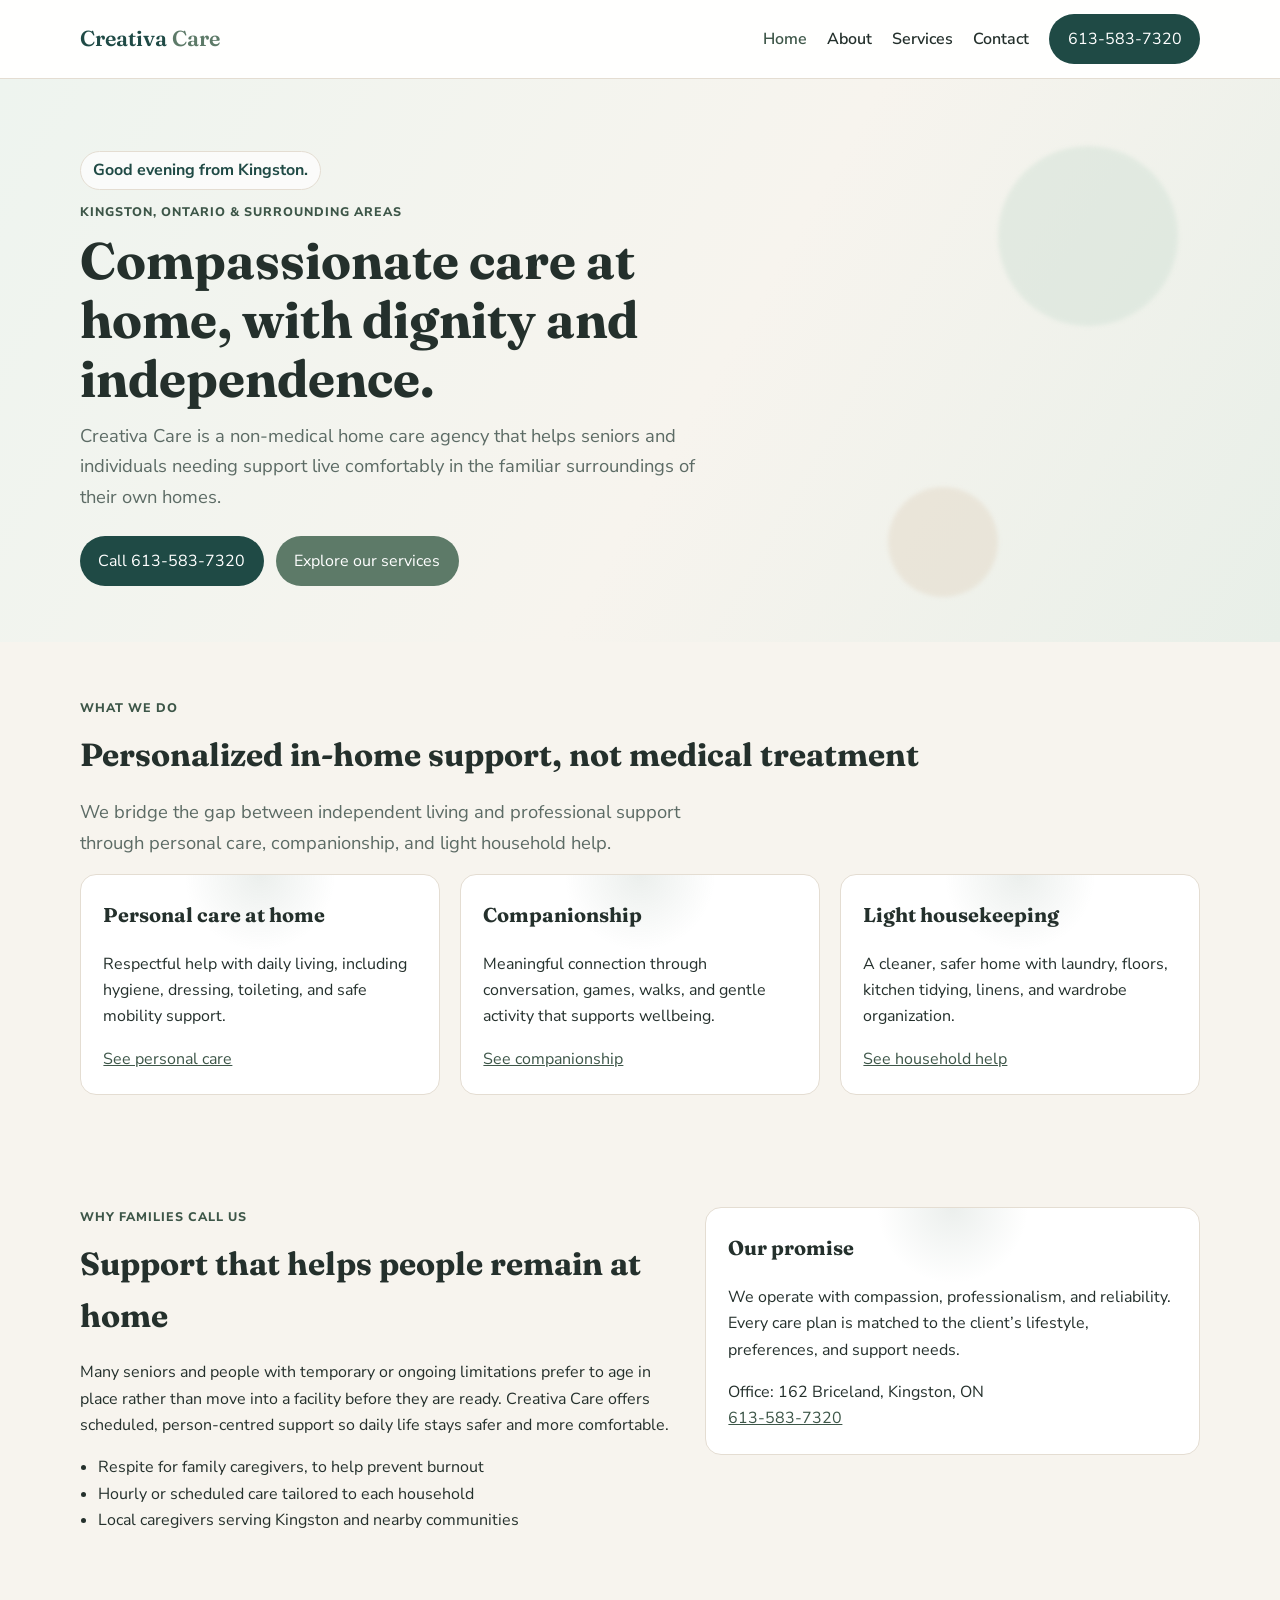
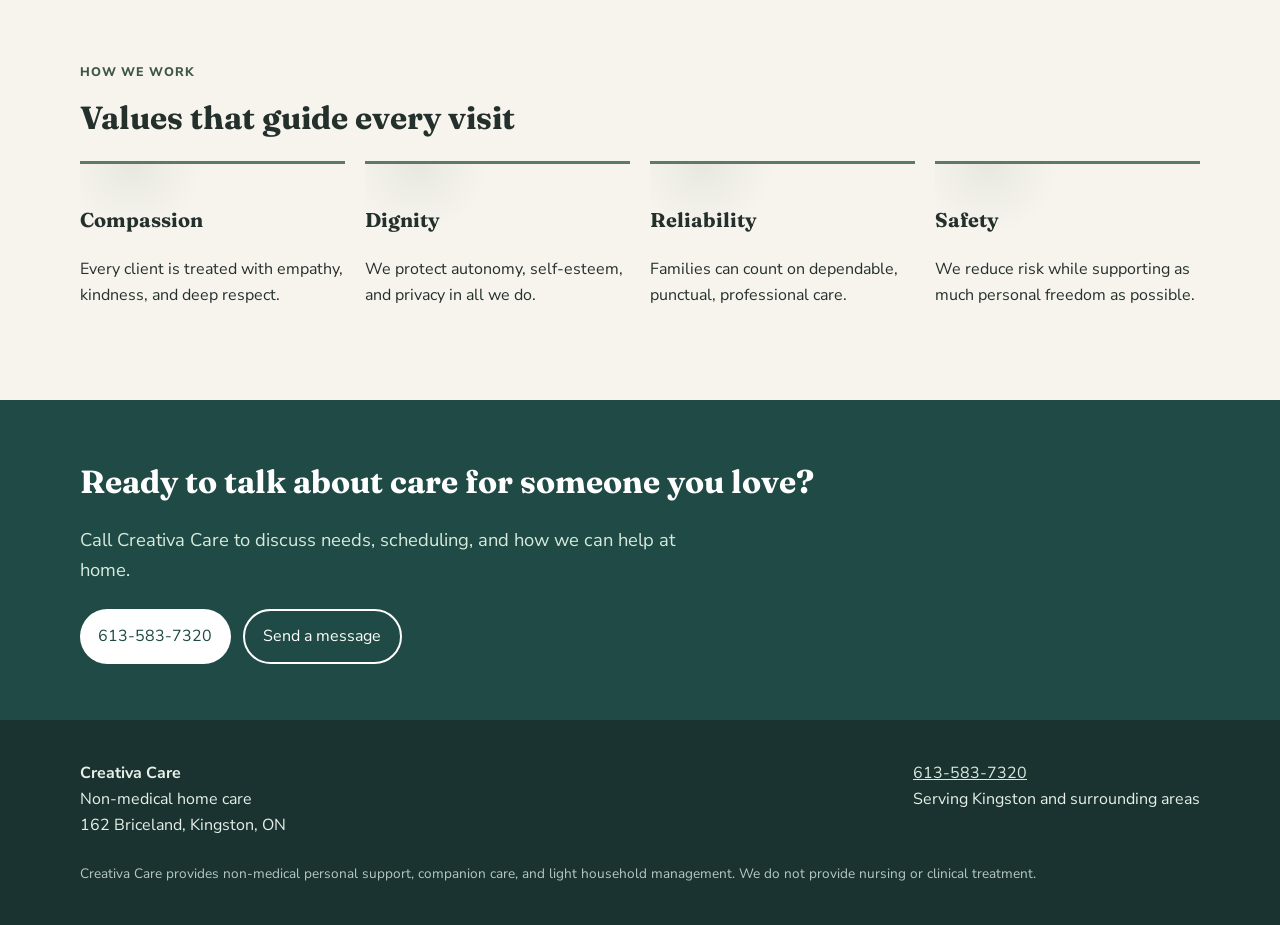
<file: index.html>
<!DOCTYPE html>
<html lang="en">
<head>
  <meta charset="UTF-8">
  <meta name="viewport" content="width=device-width, initial-scale=1">
  <title>Creativa Care | Non-Medical Home Care in Kingston, ON</title>
  <meta name="description" content="Creativa Care provides compassionate, non-medical home care, companionship, and light housekeeping for seniors in Kingston, Ontario and surrounding areas.">
  <link rel="preconnect" href="https://fonts.googleapis.com">
  <link rel="preconnect" href="https://fonts.gstatic.com" crossorigin>
  <link href="https://fonts.googleapis.com/css2?family=Fraunces:opsz,wght@9..144,500;9..144,650&family=Nunito+Sans:wght@400;600;700;800&display=swap" rel="stylesheet">
  <link rel="stylesheet" href="styles.css">
</head>
<body>
  <a class="skip" href="#main">Skip to content</a>
  <header>
    <div class="wrap nav">
      <a class="logo" href="index.html">Creativa <span>Care</span></a>
      <button class="menu-toggle" type="button" aria-expanded="false" aria-controls="site-nav" aria-label="Open menu">
        <span></span><span></span><span></span>
      </button>
      <div class="nav-panel" id="site-nav">
        <nav aria-label="Primary">
          <ul>
            <li><a href="index.html" aria-current="page">Home</a></li>
            <li><a href="about.html">About</a></li>
            <li><a href="services.html">Services</a></li>
            <li><a href="contact.html">Contact</a></li>
          </ul>
        </nav>
        <a class="btn nav-call" href="tel:+16135837320">613-583-7320</a>
      </div>
    </div>
  </header>

  <main id="main">
    <section class="hero">
      <span class="blob b1" aria-hidden="true"></span>
      <span class="blob b2" aria-hidden="true"></span>
      <div class="wrap">
        <p class="greeting" data-greeting>Welcome from Kingston.</p>
        <p class="kicker">Kingston, Ontario &amp; surrounding areas</p>
        <h1>Compassionate care at home, with dignity and independence.</h1>
        <p class="lede">Creativa Care is a non-medical home care agency that helps seniors and individuals needing support live comfortably in the familiar surroundings of their own homes.</p>
        <div class="hero-actions">
          <a class="btn" href="tel:+16135837320">Call 613-583-7320</a>
          <a class="btn secondary" href="services.html">Explore our services</a>
        </div>
      </div>
    </section>

    <section>
      <div class="wrap">
        <p class="kicker">What we do</p>
        <h2>Personalized in-home support, not medical treatment</h2>
        <p class="lede">We bridge the gap between independent living and professional support through personal care, companionship, and light household help.</p>
        <div class="grid cards">
          <article class="card reveal">
            <h3>Personal care at home</h3>
            <p>Respectful help with daily living, including hygiene, dressing, toileting, and safe mobility support.</p>
            <a href="services.html#personal-care">See personal care</a>
          </article>
          <article class="card reveal">
            <h3>Companionship</h3>
            <p>Meaningful connection through conversation, games, walks, and gentle activity that supports wellbeing.</p>
            <a href="services.html#companionship">See companionship</a>
          </article>
          <article class="card reveal">
            <h3>Light housekeeping</h3>
            <p>A cleaner, safer home with laundry, floors, kitchen tidying, linens, and wardrobe organization.</p>
            <a href="services.html#housekeeping">See household help</a>
          </article>
        </div>
      </div>
    </section>

    <section>
      <div class="wrap grid split">
        <div>
          <p class="kicker">Why families call us</p>
          <h2>Support that helps people remain at home</h2>
          <p>Many seniors and people with temporary or ongoing limitations prefer to age in place rather than move into a facility before they are ready. Creativa Care offers scheduled, person-centred support so daily life stays safer and more comfortable.</p>
          <ul class="plain">
            <li>Respite for family caregivers, to help prevent burnout</li>
            <li>Hourly or scheduled care tailored to each household</li>
            <li>Local caregivers serving Kingston and nearby communities</li>
          </ul>
        </div>
        <div class="card">
          <h3>Our promise</h3>
          <p>We operate with compassion, professionalism, and reliability. Every care plan is matched to the client’s lifestyle, preferences, and support needs.</p>
          <p>Office: 162 Briceland, Kingston, ON<br>
            <a href="tel:+16135837320">613-583-7320</a></p>
        </div>
      </div>
    </section>

    <section>
      <div class="wrap">
        <p class="kicker">How we work</p>
        <h2>Values that guide every visit</h2>
        <div class="grid values">
          <div class="value reveal">
            <h3>Compassion</h3>
            <p>Every client is treated with empathy, kindness, and deep respect.</p>
          </div>
          <div class="value reveal">
            <h3>Dignity</h3>
            <p>We protect autonomy, self-esteem, and privacy in all we do.</p>
          </div>
          <div class="value reveal">
            <h3>Reliability</h3>
            <p>Families can count on dependable, punctual, professional care.</p>
          </div>
          <div class="value reveal">
            <h3>Safety</h3>
            <p>We reduce risk while supporting as much personal freedom as possible.</p>
          </div>
        </div>
      </div>
    </section>

    <section class="cta-band">
      <div class="wrap">
        <h2>Ready to talk about care for someone you love?</h2>
        <p class="lede">Call Creativa Care to discuss needs, scheduling, and how we can help at home.</p>
        <div class="hero-actions">
          <a class="btn" href="tel:+16135837320">613-583-7320</a>
          <a class="btn ghost" href="contact.html">Send a message</a>
        </div>
      </div>
    </section>
  </main>

  <footer>
    <div class="wrap foot">
      <div>
        <strong>Creativa Care</strong><br>
        Non-medical home care<br>
        162 Briceland, Kingston, ON
      </div>
      <div>
        <a href="tel:+16135837320">613-583-7320</a><br>
        Serving Kingston and surrounding areas
      </div>
    </div>
    <div class="wrap fine-print">Creativa Care provides non-medical personal support, companion care, and light household management. We do not provide nursing or clinical treatment.</div>
  </footer>
  <a class="mobile-call" href="tel:+16135837320">Call now · 613-583-7320</a>
  <button class="to-top" type="button" aria-label="Back to top">↑</button>
  <script src="script.js"></script>
</body>
</html>
</file>
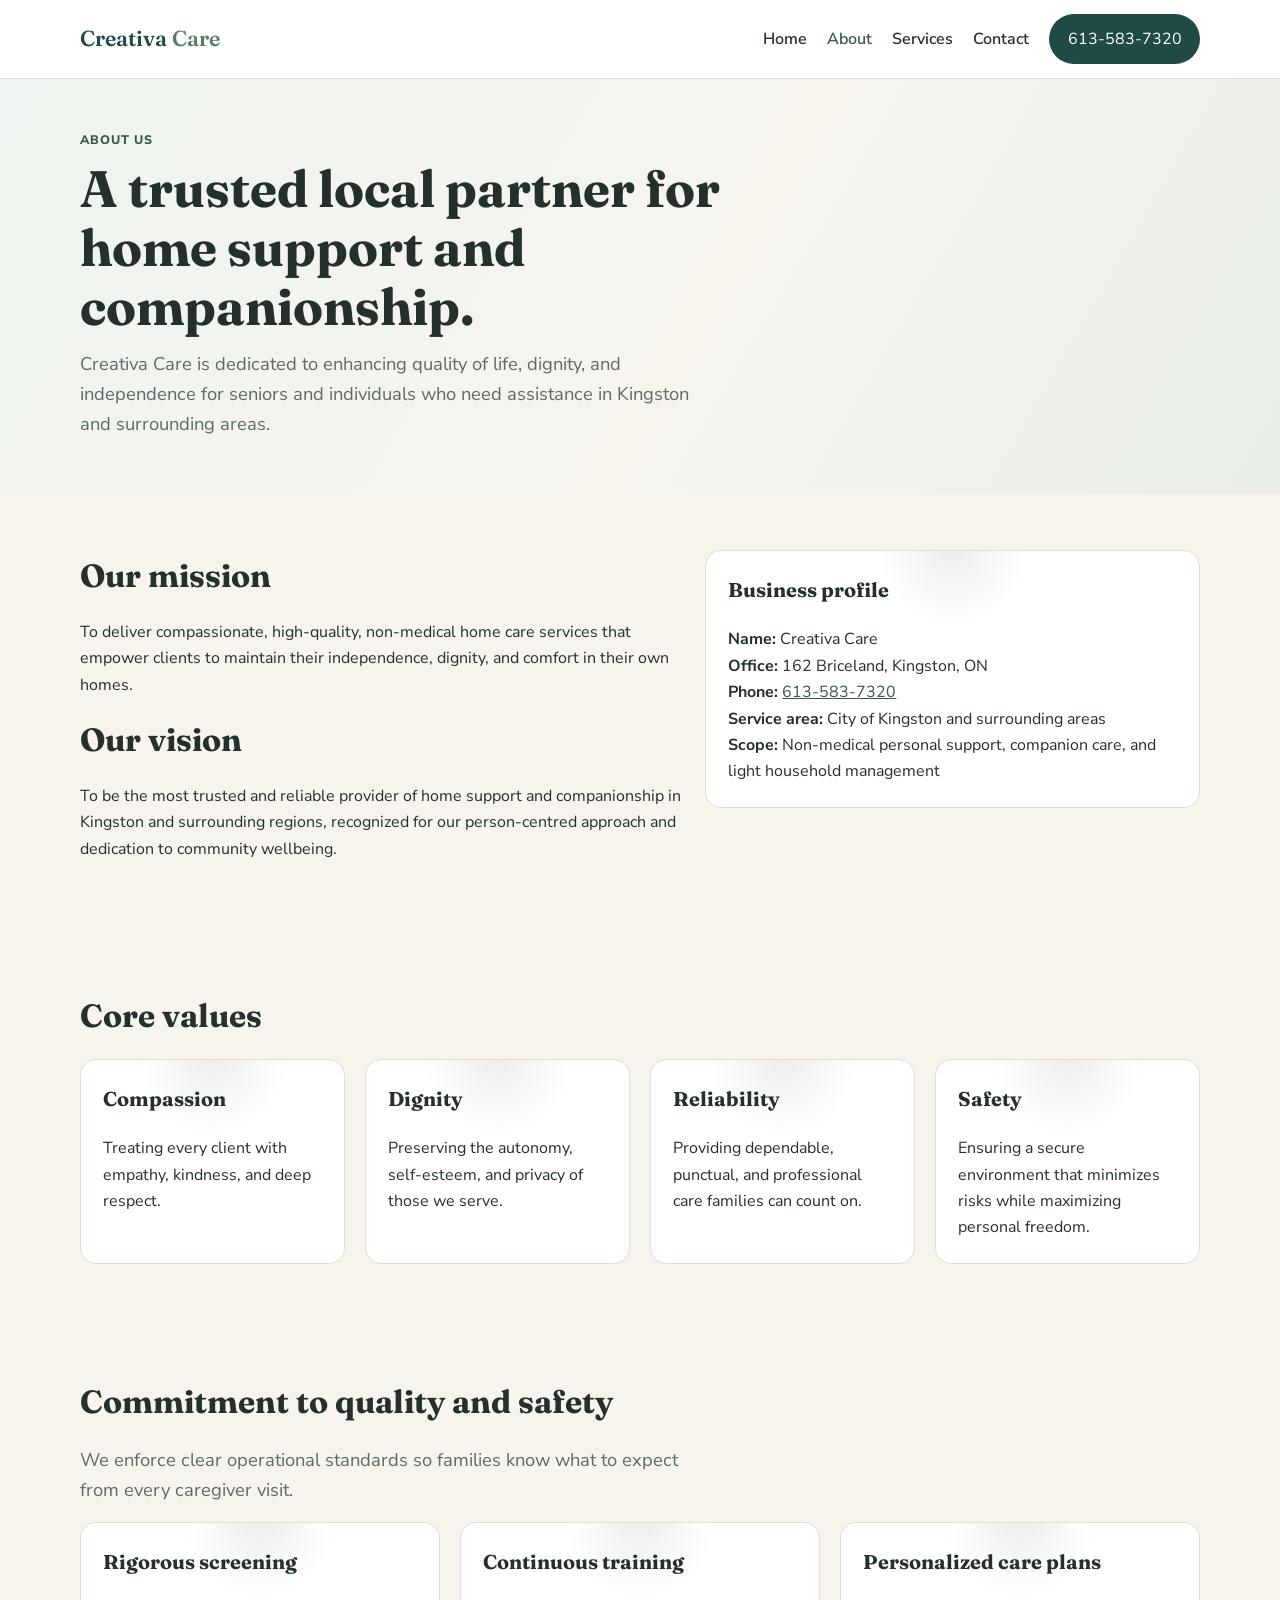
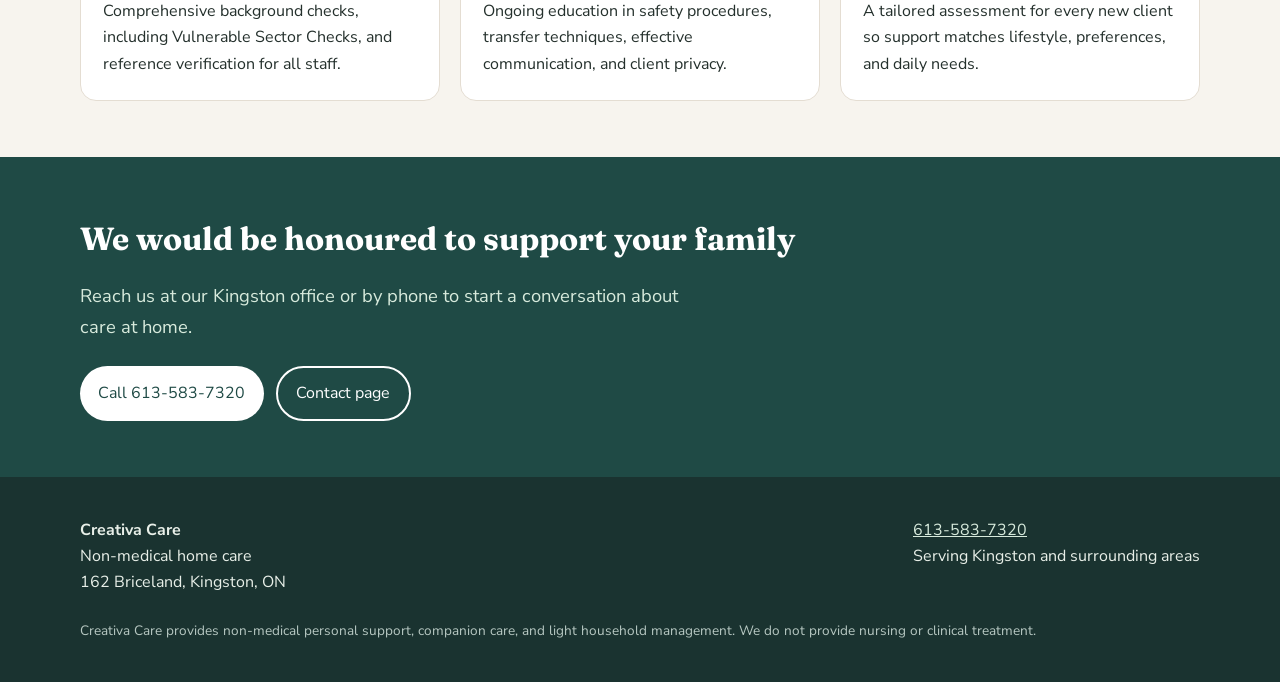
<file: about.html>
<!DOCTYPE html>
<html lang="en">
<head>
  <meta charset="UTF-8">
  <meta name="viewport" content="width=device-width, initial-scale=1">
  <title>About Us | Creativa Care</title>
  <meta name="description" content="Learn about Creativa Care’s mission, vision, values, and commitment to safe, person-centred non-medical home care in Kingston, Ontario.">
  <link rel="preconnect" href="https://fonts.googleapis.com">
  <link rel="preconnect" href="https://fonts.gstatic.com" crossorigin>
  <link href="https://fonts.googleapis.com/css2?family=Fraunces:opsz,wght@9..144,500;9..144,650&family=Nunito+Sans:wght@400;600;700;800&display=swap" rel="stylesheet">
  <link rel="stylesheet" href="styles.css">
</head>
<body>
  <a class="skip" href="#main">Skip to content</a>
  <header>
    <div class="wrap nav">
      <a class="logo" href="index.html">Creativa <span>Care</span></a>
      <button class="menu-toggle" type="button" aria-expanded="false" aria-controls="site-nav" aria-label="Open menu">
        <span></span><span></span><span></span>
      </button>
      <div class="nav-panel" id="site-nav">
        <nav aria-label="Primary">
          <ul>
            <li><a href="index.html">Home</a></li>
            <li><a href="about.html" aria-current="page">About</a></li>
            <li><a href="services.html">Services</a></li>
            <li><a href="contact.html">Contact</a></li>
          </ul>
        </nav>
        <a class="btn nav-call" href="tel:+16135837320">613-583-7320</a>
      </div>
    </div>
  </header>

  <main id="main">
    <section class="page-hero">
      <div class="wrap">
        <p class="kicker">About us</p>
        <h1>A trusted local partner for home support and companionship.</h1>
        <p class="lede">Creativa Care is dedicated to enhancing quality of life, dignity, and independence for seniors and individuals who need assistance in Kingston and surrounding areas.</p>
      </div>
    </section>

    <section>
      <div class="wrap grid split">
        <div>
          <h2>Our mission</h2>
          <p>To deliver compassionate, high-quality, non-medical home care services that empower clients to maintain their independence, dignity, and comfort in their own homes.</p>
          <h2>Our vision</h2>
          <p>To be the most trusted and reliable provider of home support and companionship in Kingston and surrounding regions, recognized for our person-centred approach and dedication to community wellbeing.</p>
        </div>
        <aside class="card">
          <h3>Business profile</h3>
          <p><strong>Name:</strong> Creativa Care<br>
            <strong>Office:</strong> 162 Briceland, Kingston, ON<br>
            <strong>Phone:</strong> <a href="tel:+16135837320">613-583-7320</a><br>
            <strong>Service area:</strong> City of Kingston and surrounding areas<br>
            <strong>Scope:</strong> Non-medical personal support, companion care, and light household management</p>
        </aside>
      </div>
    </section>

    <section>
      <div class="wrap">
        <h2>Core values</h2>
        <div class="grid cards">
          <article class="card reveal">
            <h3>Compassion</h3>
            <p>Treating every client with empathy, kindness, and deep respect.</p>
          </article>
          <article class="card reveal">
            <h3>Dignity</h3>
            <p>Preserving the autonomy, self-esteem, and privacy of those we serve.</p>
          </article>
          <article class="card reveal">
            <h3>Reliability</h3>
            <p>Providing dependable, punctual, and professional care families can count on.</p>
          </article>
          <article class="card reveal">
            <h3>Safety</h3>
            <p>Ensuring a secure environment that minimizes risks while maximizing personal freedom.</p>
          </article>
        </div>
      </div>
    </section>

    <section>
      <div class="wrap">
        <h2>Commitment to quality and safety</h2>
        <p class="lede">We enforce clear operational standards so families know what to expect from every caregiver visit.</p>
        <div class="grid cards">
          <article class="card reveal">
            <h3>Rigorous screening</h3>
            <p>Comprehensive background checks, including Vulnerable Sector Checks, and reference verification for all staff.</p>
          </article>
          <article class="card reveal">
            <h3>Continuous training</h3>
            <p>Ongoing education in safety procedures, transfer techniques, effective communication, and client privacy.</p>
          </article>
          <article class="card reveal">
            <h3>Personalized care plans</h3>
            <p>A tailored assessment for every new client so support matches lifestyle, preferences, and daily needs.</p>
          </article>
        </div>
      </div>
    </section>

    <section class="cta-band">
      <div class="wrap">
        <h2>We would be honoured to support your family</h2>
        <p class="lede">Reach us at our Kingston office or by phone to start a conversation about care at home.</p>
        <div class="hero-actions">
          <a class="btn" href="tel:+16135837320">Call 613-583-7320</a>
          <a class="btn ghost" href="contact.html">Contact page</a>
        </div>
      </div>
    </section>
  </main>

  <footer>
    <div class="wrap foot">
      <div>
        <strong>Creativa Care</strong><br>
        Non-medical home care<br>
        162 Briceland, Kingston, ON
      </div>
      <div>
        <a href="tel:+16135837320">613-583-7320</a><br>
        Serving Kingston and surrounding areas
      </div>
    </div>
    <div class="wrap fine-print">Creativa Care provides non-medical personal support, companion care, and light household management. We do not provide nursing or clinical treatment.</div>
  </footer>
  <a class="mobile-call" href="tel:+16135837320">Call now · 613-583-7320</a>
  <button class="to-top" type="button" aria-label="Back to top">↑</button>
  <script src="script.js"></script>
</body>
</html>
</file>
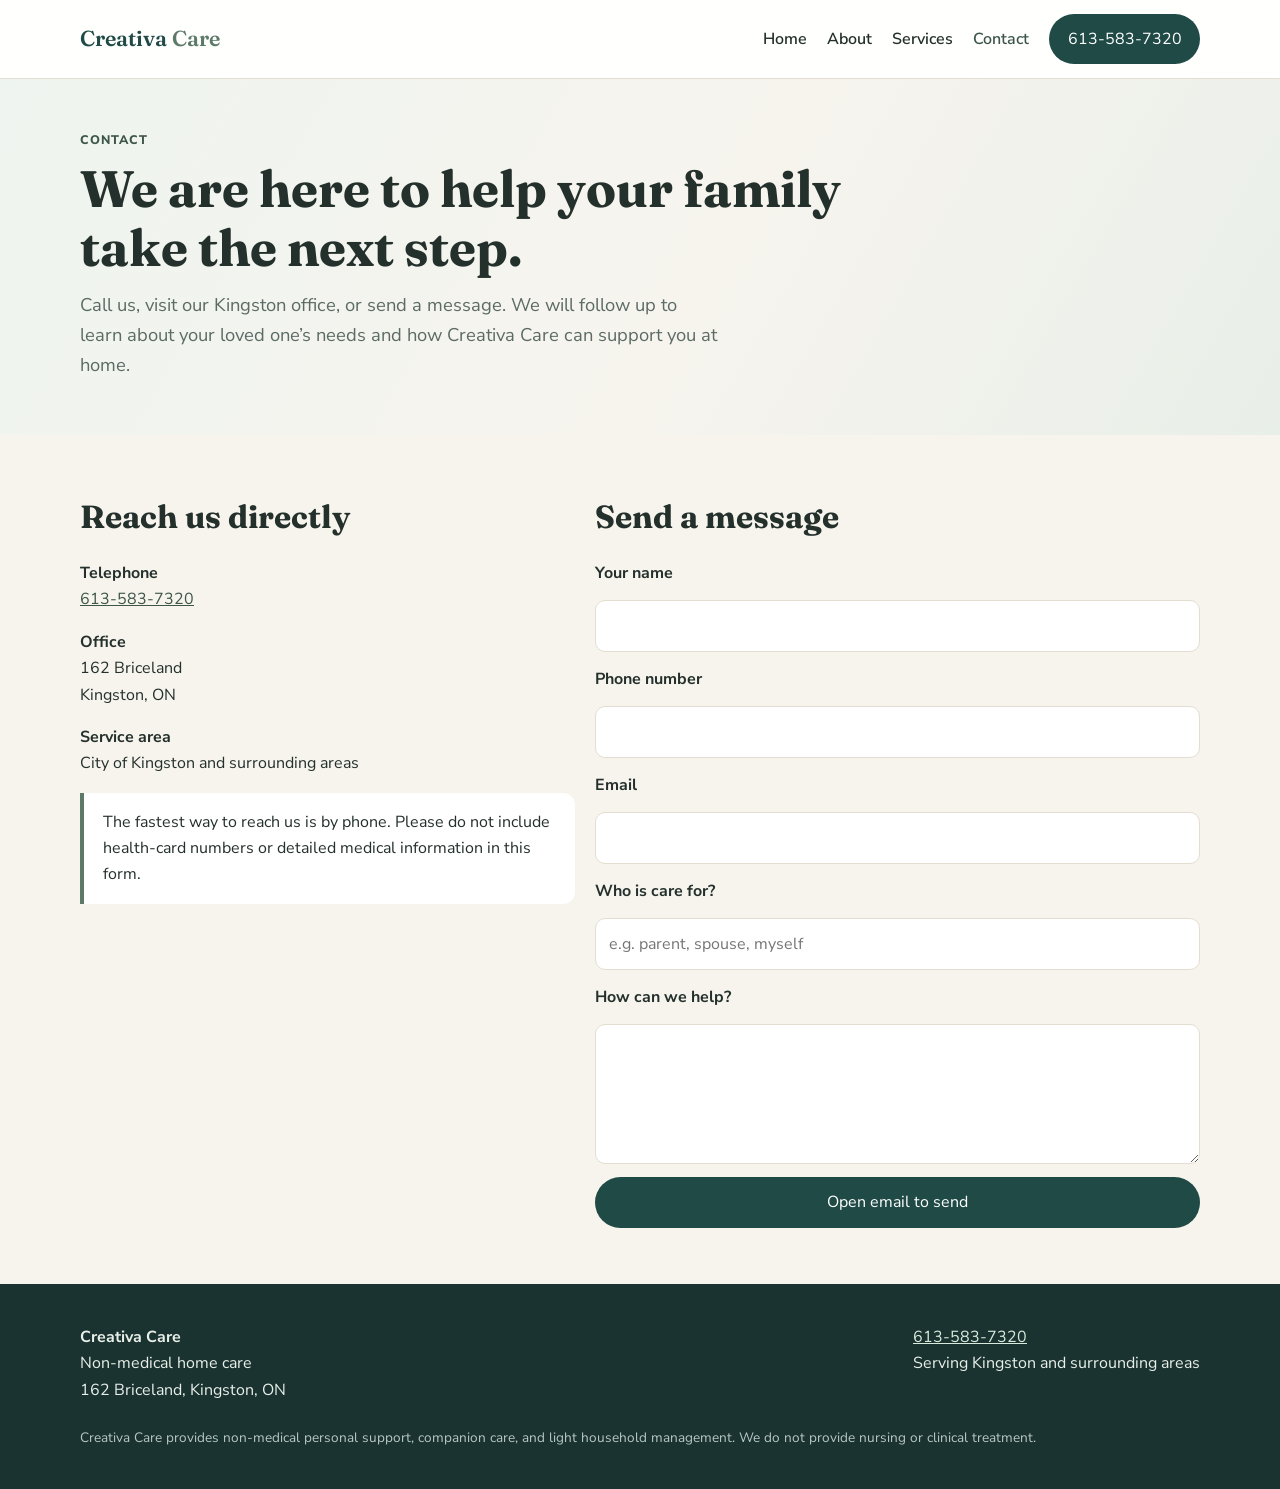
<file: contact.html>
<!DOCTYPE html>
<html lang="en">
<head>
  <meta charset="UTF-8">
  <meta name="viewport" content="width=device-width, initial-scale=1">
  <title>Contact | Creativa Care</title>
  <meta name="description" content="Contact Creativa Care in Kingston, ON. Call 613-583-7320 or send a message about non-medical home care for a loved one.">
  <link rel="preconnect" href="https://fonts.googleapis.com">
  <link rel="preconnect" href="https://fonts.gstatic.com" crossorigin>
  <link href="https://fonts.googleapis.com/css2?family=Fraunces:opsz,wght@9..144,500;9..144,650&family=Nunito+Sans:wght@400;600;700;800&display=swap" rel="stylesheet">
  <link rel="stylesheet" href="styles.css">
</head>
<body>
  <a class="skip" href="#main">Skip to content</a>
  <header>
    <div class="wrap nav">
      <a class="logo" href="index.html">Creativa <span>Care</span></a>
      <button class="menu-toggle" type="button" aria-expanded="false" aria-controls="site-nav" aria-label="Open menu">
        <span></span><span></span><span></span>
      </button>
      <div class="nav-panel" id="site-nav">
        <nav aria-label="Primary">
          <ul>
            <li><a href="index.html">Home</a></li>
            <li><a href="about.html">About</a></li>
            <li><a href="services.html">Services</a></li>
            <li><a href="contact.html" aria-current="page">Contact</a></li>
          </ul>
        </nav>
        <a class="btn nav-call" href="tel:+16135837320">613-583-7320</a>
      </div>
    </div>
  </header>

  <main id="main">
    <section class="page-hero">
      <div class="wrap">
        <p class="kicker">Contact</p>
        <h1>We are here to help your family take the next step.</h1>
        <p class="lede">Call us, visit our Kingston office, or send a message. We will follow up to learn about your loved one’s needs and how Creativa Care can support you at home.</p>
      </div>
    </section>

    <section>
      <div class="wrap grid contact-grid">
        <div>
          <h2>Reach us directly</h2>
          <ul class="contact-list">
            <li>
              <strong>Telephone</strong>
              <a href="tel:+16135837320">613-583-7320</a>
            </li>
            <li>
              <strong>Office</strong>
              162 Briceland<br>
              Kingston, ON
            </li>
            <li>
              <strong>Service area</strong>
              City of Kingston and surrounding areas
            </li>
          </ul>
          <p class="note">The fastest way to reach us is by phone. Please do not include health-card numbers or detailed medical information in this form.</p>
        </div>

        <div>
          <h2>Send a message</h2>
          <form id="contact-form" action="mailto:hello@creativacare.ca" method="get">
            <label for="name">Your name</label>
            <input id="name" name="name" type="text" autocomplete="name" required>

            <label for="phone">Phone number</label>
            <input id="phone" name="phone" type="tel" autocomplete="tel" required>

            <label for="email">Email</label>
            <input id="email" name="email" type="email" autocomplete="email">

            <label for="for-whom">Who is care for?</label>
            <input id="for-whom" name="for-whom" type="text" placeholder="e.g. parent, spouse, myself">

            <label for="message">How can we help?</label>
            <textarea id="message" name="message" required></textarea>

            <button class="btn" type="submit">Open email to send</button>
            <p class="form-status" id="form-status" hidden></p>
          </form>
        </div>
      </div>
    </section>
  </main>

  <footer>
    <div class="wrap foot">
      <div>
        <strong>Creativa Care</strong><br>
        Non-medical home care<br>
        162 Briceland, Kingston, ON
      </div>
      <div>
        <a href="tel:+16135837320">613-583-7320</a><br>
        Serving Kingston and surrounding areas
      </div>
    </div>
    <div class="wrap fine-print">Creativa Care provides non-medical personal support, companion care, and light household management. We do not provide nursing or clinical treatment.</div>
  </footer>
  <a class="mobile-call" href="tel:+16135837320">Call now · 613-583-7320</a>
  <button class="to-top" type="button" aria-label="Back to top">↑</button>
  <script src="script.js"></script>
</body>
</html>
</file>
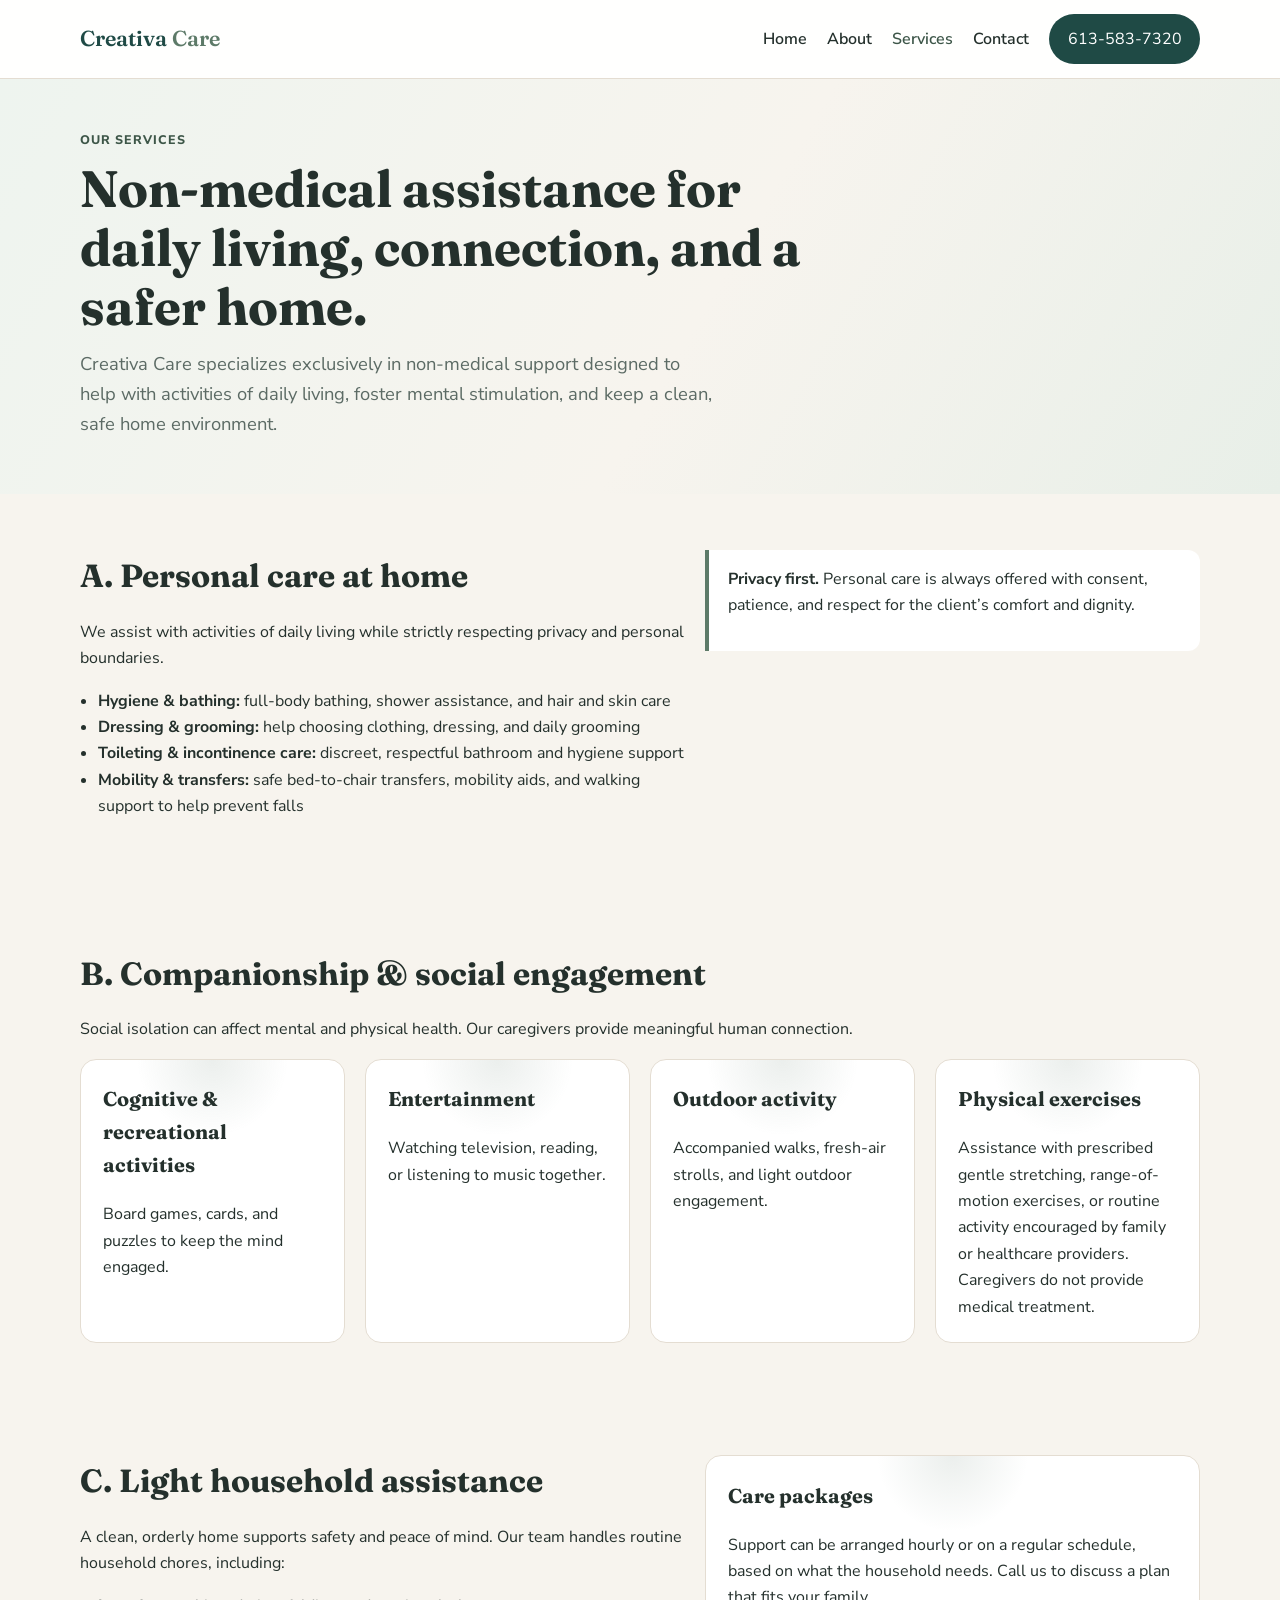
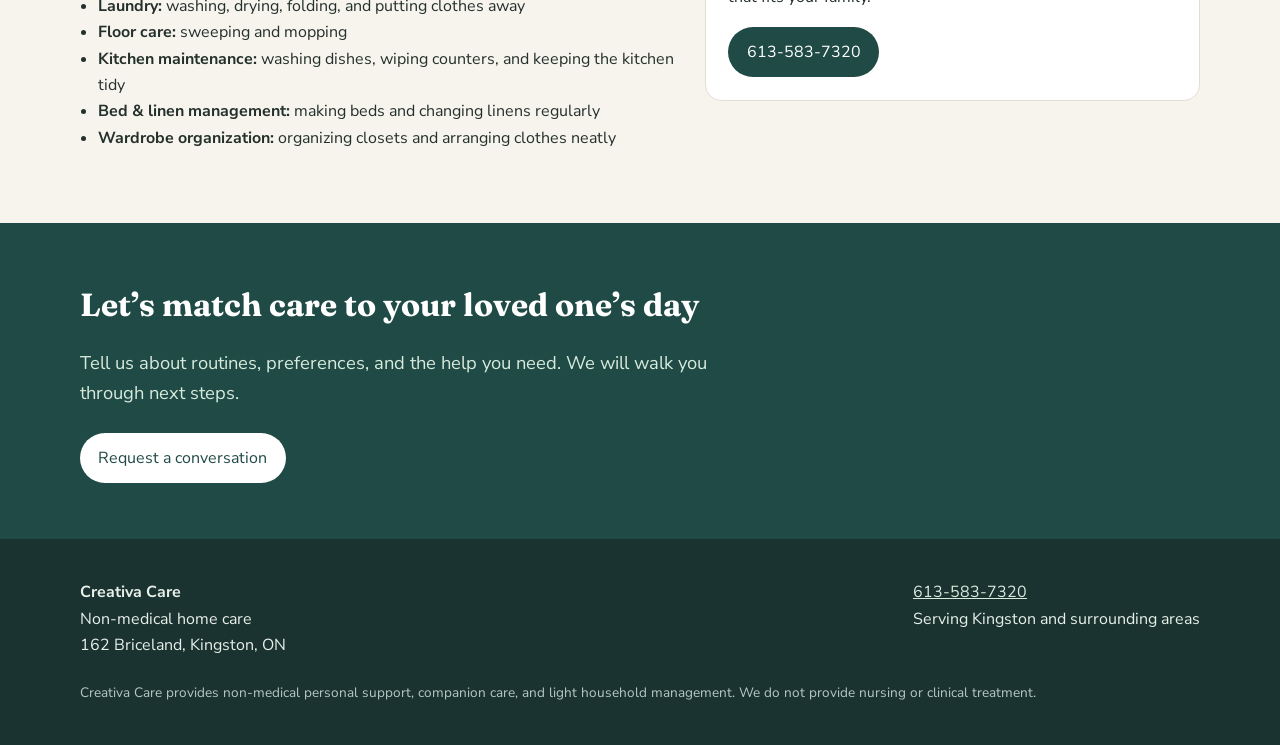
<file: services.html>
<!DOCTYPE html>
<html lang="en">
<head>
  <meta charset="UTF-8">
  <meta name="viewport" content="width=device-width, initial-scale=1">
  <title>Services | Creativa Care</title>
  <meta name="description" content="Personal care, companionship, and light housekeeping from Creativa Care in Kingston. Non-medical in-home support for daily living and independence.">
  <link rel="preconnect" href="https://fonts.googleapis.com">
  <link rel="preconnect" href="https://fonts.gstatic.com" crossorigin>
  <link href="https://fonts.googleapis.com/css2?family=Fraunces:opsz,wght@9..144,500;9..144,650&family=Nunito+Sans:wght@400;600;700;800&display=swap" rel="stylesheet">
  <link rel="stylesheet" href="styles.css">
</head>
<body>
  <a class="skip" href="#main">Skip to content</a>
  <header>
    <div class="wrap nav">
      <a class="logo" href="index.html">Creativa <span>Care</span></a>
      <button class="menu-toggle" type="button" aria-expanded="false" aria-controls="site-nav" aria-label="Open menu">
        <span></span><span></span><span></span>
      </button>
      <div class="nav-panel" id="site-nav">
        <nav aria-label="Primary">
          <ul>
            <li><a href="index.html">Home</a></li>
            <li><a href="about.html">About</a></li>
            <li><a href="services.html" aria-current="page">Services</a></li>
            <li><a href="contact.html">Contact</a></li>
          </ul>
        </nav>
        <a class="btn nav-call" href="tel:+16135837320">613-583-7320</a>
      </div>
    </div>
  </header>

  <main id="main">
    <section class="page-hero">
      <div class="wrap">
        <p class="kicker">Our services</p>
        <h1>Non-medical assistance for daily living, connection, and a safer home.</h1>
        <p class="lede">Creativa Care specializes exclusively in non-medical support designed to help with activities of daily living, foster mental stimulation, and keep a clean, safe home environment.</p>
      </div>
    </section>

    <section id="personal-care">
      <div class="wrap grid split">
        <div>
          <h2>A. Personal care at home</h2>
          <p>We assist with activities of daily living while strictly respecting privacy and personal boundaries.</p>
          <ul class="plain">
            <li><strong>Hygiene &amp; bathing:</strong> full-body bathing, shower assistance, and hair and skin care</li>
            <li><strong>Dressing &amp; grooming:</strong> help choosing clothing, dressing, and daily grooming</li>
            <li><strong>Toileting &amp; incontinence care:</strong> discreet, respectful bathroom and hygiene support</li>
            <li><strong>Mobility &amp; transfers:</strong> safe bed-to-chair transfers, mobility aids, and walking support to help prevent falls</li>
          </ul>
        </div>
        <div class="note">
          <p><strong>Privacy first.</strong> Personal care is always offered with consent, patience, and respect for the client’s comfort and dignity.</p>
        </div>
      </div>
    </section>

    <section id="companionship">
      <div class="wrap">
        <h2>B. Companionship &amp; social engagement</h2>
        <p>Social isolation can affect mental and physical health. Our caregivers provide meaningful human connection.</p>
        <div class="grid cards">
          <article class="card reveal">
            <h3>Cognitive &amp; recreational activities</h3>
            <p>Board games, cards, and puzzles to keep the mind engaged.</p>
          </article>
          <article class="card reveal">
            <h3>Entertainment</h3>
            <p>Watching television, reading, or listening to music together.</p>
          </article>
          <article class="card reveal">
            <h3>Outdoor activity</h3>
            <p>Accompanied walks, fresh-air strolls, and light outdoor engagement.</p>
          </article>
          <article class="card reveal">
            <h3>Physical exercises</h3>
            <p>Assistance with prescribed gentle stretching, range-of-motion exercises, or routine activity encouraged by family or healthcare providers. Caregivers do not provide medical treatment.</p>
          </article>
        </div>
      </div>
    </section>

    <section id="housekeeping">
      <div class="wrap grid split">
        <div>
          <h2>C. Light household assistance</h2>
          <p>A clean, orderly home supports safety and peace of mind. Our team handles routine household chores, including:</p>
          <ul class="plain">
            <li><strong>Laundry:</strong> washing, drying, folding, and putting clothes away</li>
            <li><strong>Floor care:</strong> sweeping and mopping</li>
            <li><strong>Kitchen maintenance:</strong> washing dishes, wiping counters, and keeping the kitchen tidy</li>
            <li><strong>Bed &amp; linen management:</strong> making beds and changing linens regularly</li>
            <li><strong>Wardrobe organization:</strong> organizing closets and arranging clothes neatly</li>
          </ul>
        </div>
        <div class="card">
          <h3>Care packages</h3>
          <p>Support can be arranged hourly or on a regular schedule, based on what the household needs. Call us to discuss a plan that fits your family.</p>
          <a class="btn" href="tel:+16135837320">613-583-7320</a>
        </div>
      </div>
    </section>

    <section class="cta-band">
      <div class="wrap">
        <h2>Let’s match care to your loved one’s day</h2>
        <p class="lede">Tell us about routines, preferences, and the help you need. We will walk you through next steps.</p>
        <div class="hero-actions">
          <a class="btn" href="contact.html">Request a conversation</a>
        </div>
      </div>
    </section>
  </main>

  <footer>
    <div class="wrap foot">
      <div>
        <strong>Creativa Care</strong><br>
        Non-medical home care<br>
        162 Briceland, Kingston, ON
      </div>
      <div>
        <a href="tel:+16135837320">613-583-7320</a><br>
        Serving Kingston and surrounding areas
      </div>
    </div>
    <div class="wrap fine-print">Creativa Care provides non-medical personal support, companion care, and light household management. We do not provide nursing or clinical treatment.</div>
  </footer>
  <a class="mobile-call" href="tel:+16135837320">Call now · 613-583-7320</a>
  <button class="to-top" type="button" aria-label="Back to top">↑</button>
  <script src="script.js"></script>
</body>
</html>
</file>
<file: styles.css>
:root {
  --cream: #f7f4ee;
  --sage: #5d7a68;
  --sage-dark: #3d5648;
  --teal: #1f4a45;
  --ink: #24302c;
  --muted: #5c6b65;
  --white: #fff;
  --line: #e4ddd2;
  --max: 1120px;
}

* { box-sizing: border-box; }
html { scroll-behavior: smooth; }
body {
  margin: 0;
  font-family: "Nunito Sans", system-ui, sans-serif;
  color: var(--ink);
  background: var(--cream);
  line-height: 1.65;
}
img { max-width: 100%; display: block; }
a { color: var(--sage-dark); }
.wrap { width: min(var(--max), calc(100% - 2.5rem)); margin-inline: auto; }

.skip {
  position: absolute;
  left: -999px;
}
.skip:focus {
  left: 1rem;
  top: 1rem;
  background: #fff;
  padding: 0.5rem 1rem;
  z-index: 30;
}

header {
  background: rgba(255, 255, 255, 0.94);
  backdrop-filter: blur(10px);
  border-bottom: 1px solid var(--line);
  position: sticky;
  top: 0;
  z-index: 20;
  transition: box-shadow 0.25s ease;
}
header.is-scrolled {
  box-shadow: 0 8px 24px rgba(31, 74, 69, 0.08);
}

.nav {
  display: flex;
  align-items: center;
  justify-content: space-between;
  gap: 1rem;
  padding: 0.85rem 0;
  position: relative;
}
.logo {
  font-family: Fraunces, Georgia, serif;
  font-weight: 600;
  font-size: 1.35rem;
  color: var(--teal);
  text-decoration: none;
  z-index: 2;
}
.logo span { color: var(--sage); }

.menu-toggle {
  display: none;
  width: 44px;
  height: 44px;
  border: 1px solid var(--line);
  border-radius: 12px;
  background: #fff;
  padding: 0;
  cursor: pointer;
  flex-direction: column;
  align-items: center;
  justify-content: center;
  gap: 5px;
  z-index: 2;
}
.menu-toggle span {
  display: block;
  width: 18px;
  height: 2px;
  background: var(--teal);
  border-radius: 2px;
  transition: transform 0.2s ease, opacity 0.2s ease;
}
.menu-toggle[aria-expanded="true"] span:nth-child(1) {
  transform: translateY(7px) rotate(45deg);
}
.menu-toggle[aria-expanded="true"] span:nth-child(2) { opacity: 0; }
.menu-toggle[aria-expanded="true"] span:nth-child(3) {
  transform: translateY(-7px) rotate(-45deg);
}

.nav-panel {
  display: flex;
  align-items: center;
  gap: 1.25rem;
}
nav ul {
  display: flex;
  gap: 1.25rem;
  list-style: none;
  margin: 0;
  padding: 0;
}
nav a {
  text-decoration: none;
  color: var(--ink);
  font-weight: 600;
}
nav a:hover,
nav a[aria-current="page"] { color: var(--sage-dark); }

.btn {
  display: inline-flex;
  align-items: center;
  justify-content: center;
  background: var(--teal);
  color: #fff;
  text-decoration: none;
  font-weight: 700;
  padding: 0.75rem 1.15rem;
  min-height: 44px;
  border-radius: 999px;
  border: 0;
  cursor: pointer;
  font: inherit;
  transition: transform 0.2s ease, background 0.2s ease;
}
.btn:hover { background: #163834; }
.btn:active { transform: scale(0.98); }
.btn.secondary { background: var(--sage); }
.btn.secondary:hover { background: var(--sage-dark); }
.btn.ghost {
  background: transparent;
  border: 2px solid #fff;
  color: #fff;
}
.btn.ghost:hover { background: rgba(255, 255, 255, 0.12); }

.hero,
.page-hero {
  background: linear-gradient(120deg, #eef4ef, #f7f4ee 55%, #e8efe8);
  position: relative;
  overflow: hidden;
}
.hero { padding: 4.5rem 0 3.5rem; }
.page-hero { padding: 3.2rem 0 2.4rem; }
.hero h1,
.page-hero h1 {
  font-family: Fraunces, Georgia, serif;
  font-size: clamp(1.85rem, 6vw, 3.2rem);
  line-height: 1.15;
  margin: 0 0 0.75rem;
}
.hero h1 { max-width: 16ch; }
.page-hero h1 { max-width: 22ch; }
.lede { font-size: 1.15rem; color: var(--muted); max-width: 58ch; }
.hero-actions {
  display: flex;
  gap: 0.75rem;
  flex-wrap: wrap;
  margin-top: 1.5rem;
}
.kicker {
  letter-spacing: 0.08em;
  text-transform: uppercase;
  font-size: 0.78rem;
  font-weight: 800;
  color: var(--sage-dark);
  margin: 0 0 0.6rem;
}
.greeting {
  display: inline-block;
  margin: 0 0 0.75rem;
  padding: 0.35rem 0.75rem;
  background: rgba(255, 255, 255, 0.7);
  border: 1px solid var(--line);
  border-radius: 999px;
  font-weight: 700;
  color: var(--teal);
}

.blob {
  position: absolute;
  border-radius: 50%;
  filter: blur(2px);
  opacity: 0.45;
  pointer-events: none;
  animation: float 9s ease-in-out infinite;
}
.b1 {
  width: 180px;
  height: 180px;
  background: #cfe0d4;
  right: 8%;
  top: 12%;
}
.b2 {
  width: 110px;
  height: 110px;
  background: #e2d6c4;
  right: 22%;
  bottom: 8%;
  animation-delay: -3s;
}
@keyframes float {
  0%, 100% { transform: translateY(0); }
  50% { transform: translateY(-18px); }
}

section { padding: 3.5rem 0; }
h2 {
  font-family: Fraunces, Georgia, serif;
  font-size: clamp(1.5rem, 4vw, 2rem);
  margin: 0 0 1rem;
}
h3 {
  font-family: Fraunces, Georgia, serif;
  font-size: 1.25rem;
}
p { margin: 0 0 1rem; }
.grid { display: grid; gap: 1.25rem; }
.cards { grid-template-columns: repeat(auto-fit, minmax(min(100%, 240px), 1fr)); }
.card {
  background:
    radial-gradient(180px circle at var(--mx, 50%) var(--my, 0%), rgba(93, 122, 104, 0.12), transparent 42%),
    #fff;
  border: 1px solid var(--line);
  border-radius: 16px;
  padding: 1.4rem;
  transition: transform 0.25s ease, box-shadow 0.25s ease;
}
.card:hover {
  transform: translateY(-4px);
  box-shadow: 0 14px 28px rgba(36, 48, 44, 0.08);
}
.card h3 { margin-top: 0; }
.card p:last-child,
.card ul:last-child { margin-bottom: 0; }
ul.plain { padding-left: 1.15rem; }
.split {
  grid-template-columns: 1.1fr 0.9fr;
  align-items: start;
}
.values { grid-template-columns: repeat(auto-fit, minmax(min(100%, 200px), 1fr)); }
.value {
  padding: 1.2rem 0;
  border-top: 3px solid var(--sage);
  background: radial-gradient(140px circle at var(--mx, 20%) var(--my, 0%), rgba(93, 122, 104, 0.1), transparent 50%);
}

.note {
  background: #fff;
  border-left: 4px solid var(--sage);
  padding: 1rem 1.2rem;
  border-radius: 0 12px 12px 0;
}

.cta-band { background: var(--teal); color: #fff; }
.cta-band a { color: #fff; }
.cta-band .lede { color: #d7eadc; }
.cta-band .btn:not(.ghost) { background: #fff; color: var(--teal); }
.cta-band .btn:not(.ghost):hover { background: #eef4ef; }

.contact-grid {
  grid-template-columns: 0.9fr 1.1fr;
  align-items: start;
}
.contact-list { list-style: none; padding: 0; margin: 0; }
.contact-list li { margin: 0 0 1rem; }
.contact-list strong { display: block; }

form { display: grid; gap: 0.85rem; }
label { font-weight: 700; }
input,
textarea,
select {
  width: 100%;
  padding: 0.75rem 0.8rem;
  min-height: 44px;
  border: 1px solid var(--line);
  border-radius: 10px;
  font: inherit;
  background: #fff;
}
textarea { min-height: 140px; resize: vertical; }
.form-status {
  margin: 0;
  font-weight: 700;
  color: var(--sage-dark);
}

.reveal {
  opacity: 0;
  transform: translateY(18px);
  transition: opacity 0.6s ease var(--delay, 0ms), transform 0.6s ease var(--delay, 0ms);
}
.reveal.is-visible {
  opacity: 1;
  transform: none;
}

.to-top {
  position: fixed;
  right: 1rem;
  bottom: 5.5rem;
  width: 44px;
  height: 44px;
  border: 0;
  border-radius: 50%;
  background: var(--sage);
  color: #fff;
  font-size: 1.1rem;
  cursor: pointer;
  opacity: 0;
  pointer-events: none;
  z-index: 15;
  transition: opacity 0.2s ease;
}
.to-top.is-visible {
  opacity: 1;
  pointer-events: auto;
}

.mobile-call {
  display: none;
}

footer {
  background: #1a3330;
  color: #e8efe8;
  padding: 2.5rem 0;
}
footer a { color: #d7eadc; }
.foot {
  display: flex;
  justify-content: space-between;
  gap: 1.5rem;
  flex-wrap: wrap;
}
.fine-print {
  margin-top: 1.5rem;
  font-size: 0.85rem;
  color: #b7c8c2;
}

@media (max-width: 860px) {
  .wrap { width: min(var(--max), calc(100% - 1.5rem)); }
  section { padding: 2.4rem 0; }
  .hero { padding: 3rem 0 2.4rem; }
  .page-hero { padding: 2.2rem 0 1.6rem; }
  .lede { font-size: 1.05rem; }
  .blob { display: none; }

  .menu-toggle { display: flex; }
  .nav-panel {
    display: none;
    position: absolute;
    top: calc(100% + 1px);
    left: 50%;
    transform: translateX(-50%);
    width: 100vw;
    background: #fff;
    flex-direction: column;
    align-items: stretch;
    gap: 0.75rem;
    padding: 0.4rem 1.25rem 1.15rem;
    border-bottom: 1px solid var(--line);
    box-shadow: 0 16px 30px rgba(36, 48, 44, 0.1);
  }
  .nav-panel.is-open { display: flex; }
  nav ul {
    flex-direction: column;
    gap: 0;
  }
  nav a {
    display: block;
    padding: 0.85rem 0;
    font-size: 1.12rem;
  }
  .nav-call { width: 100%; text-align: center; }

  .split,
  .contact-grid { grid-template-columns: 1fr; }
  .hero-actions .btn { width: 100%; }

  .mobile-call {
    display: flex;
    align-items: center;
    justify-content: center;
    position: fixed;
    left: 0;
    right: 0;
    bottom: 0;
    z-index: 16;
    background: var(--teal);
    color: #fff;
    text-decoration: none;
    font-weight: 800;
    min-height: 52px;
    padding: 0.85rem 1rem max(0.85rem, env(safe-area-inset-bottom));
  }
  body { padding-bottom: 4.6rem; }
}

@media (prefers-reduced-motion: reduce) {
  html { scroll-behavior: auto; }
  .reveal,
  .card,
  .blob,
  .btn {
    animation: none;
    transition: none;
  }
  .reveal { opacity: 1; transform: none; }
}
</file>
